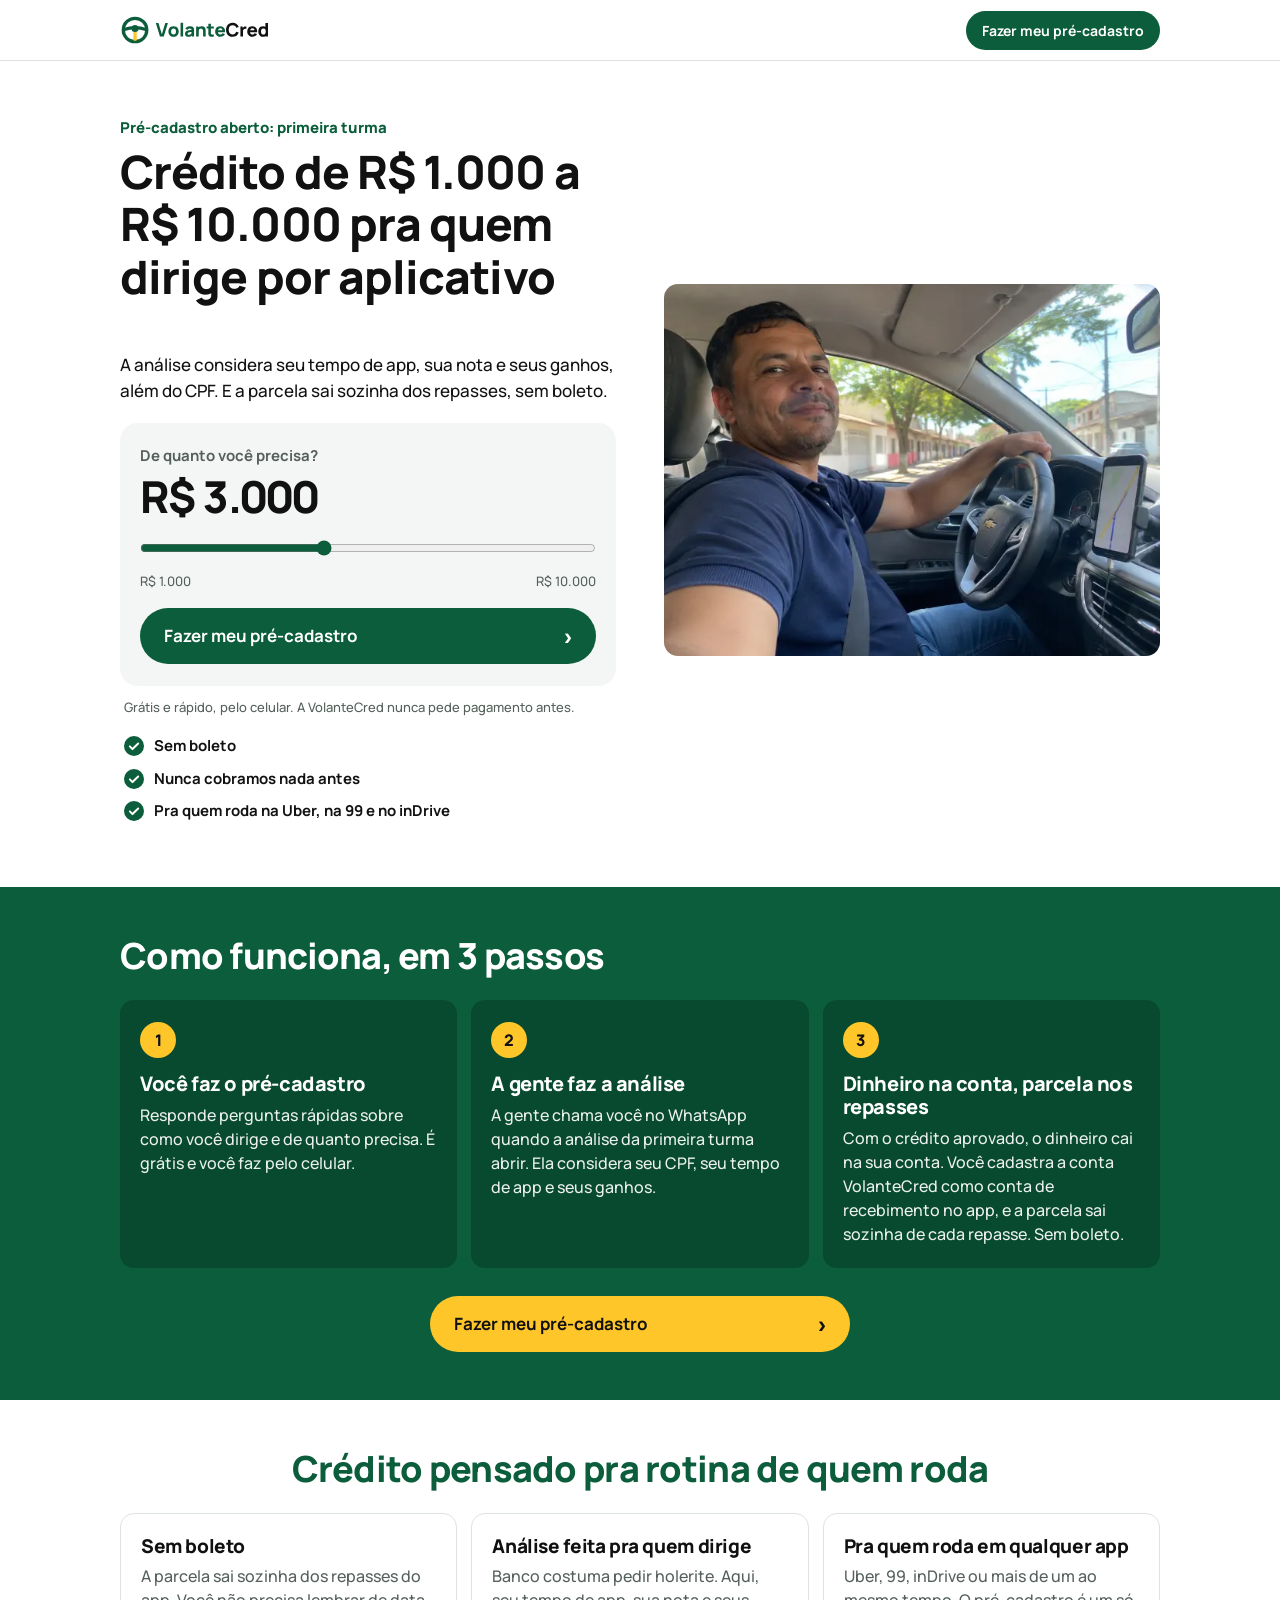
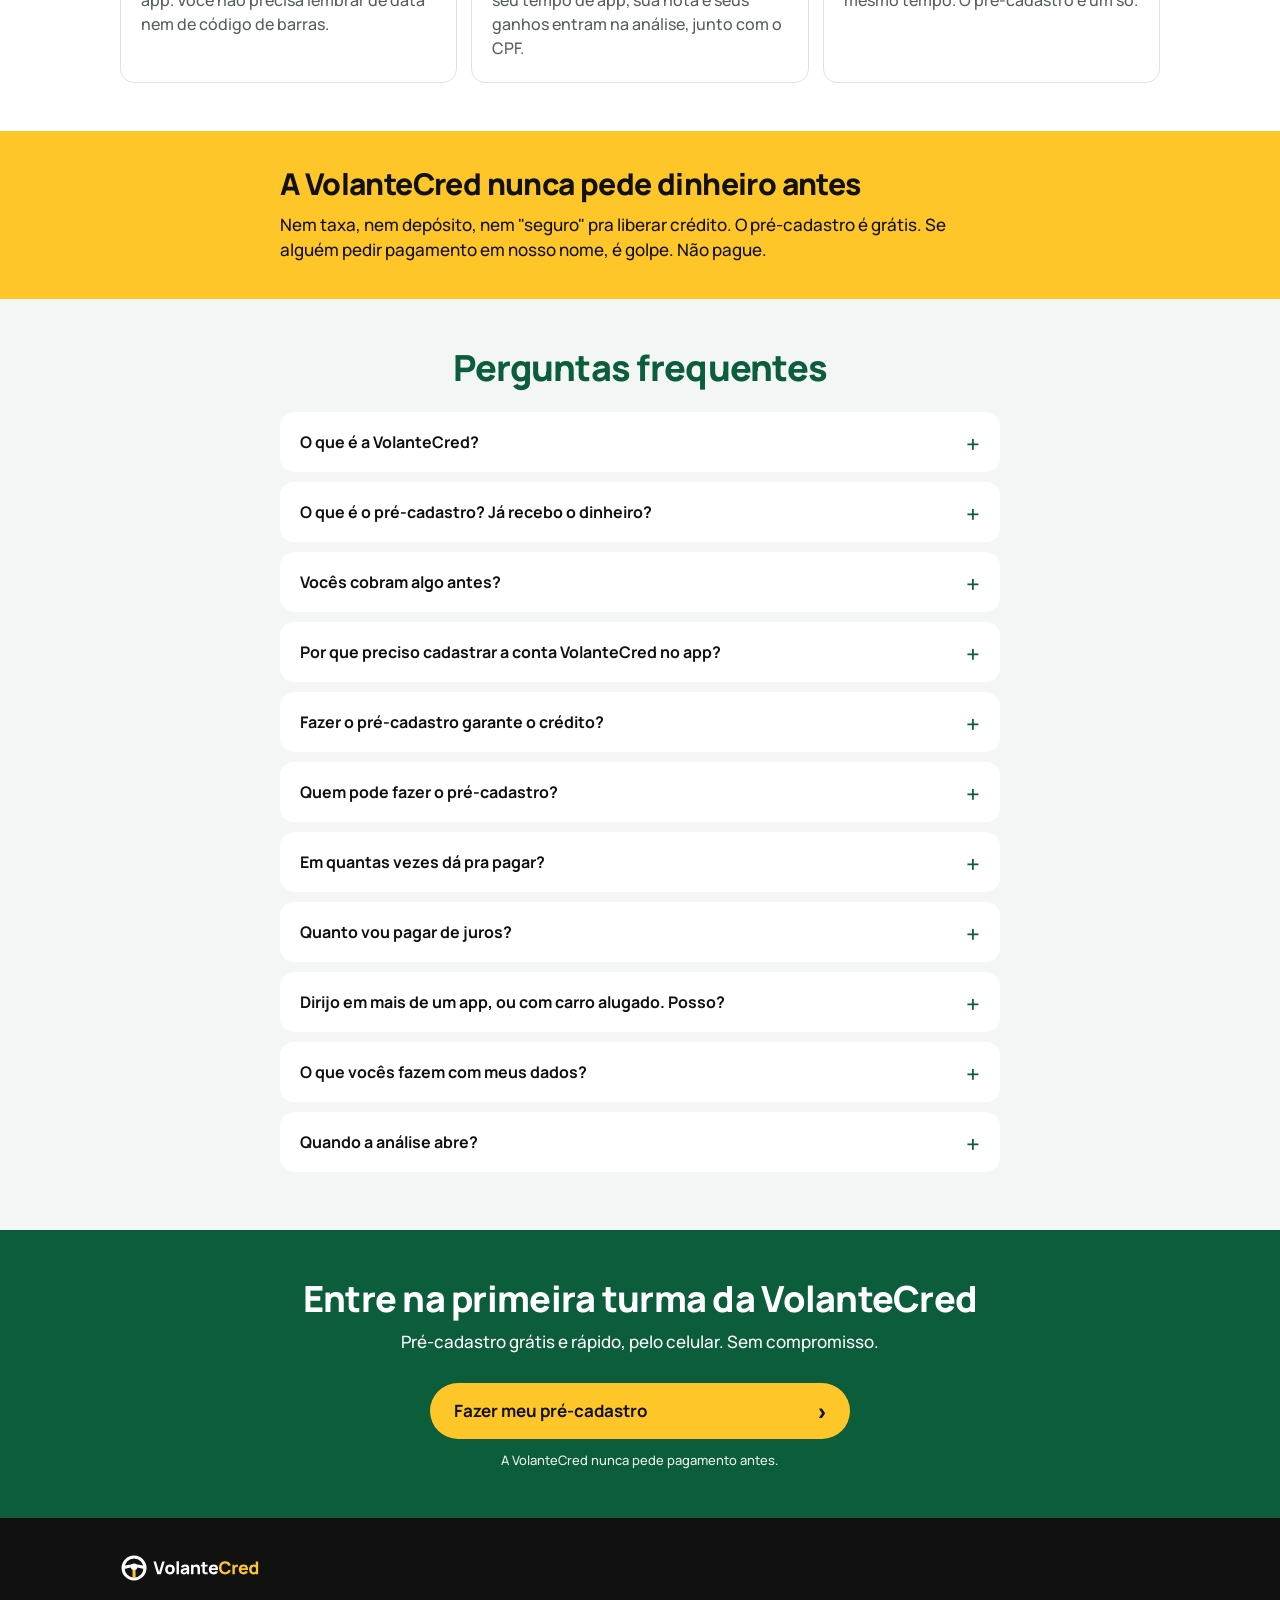
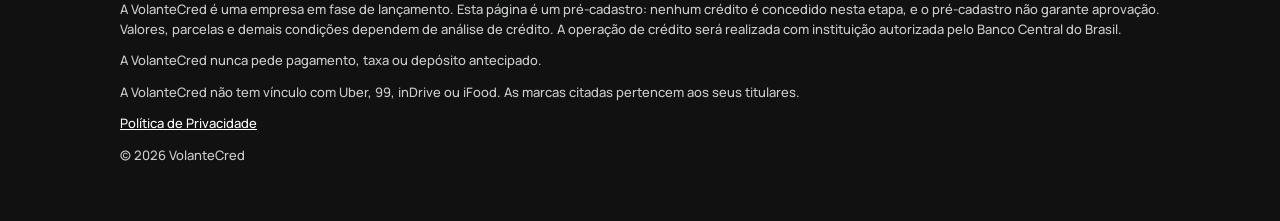
<file: index.html>
<!doctype html>
<html lang="pt-BR">
<head>
<meta charset="utf-8">
<meta name="viewport" content="width=device-width,initial-scale=1">
<title>VolanteCred | Crédito pra motorista de aplicativo</title>
<meta name="description" content="Pré-cadastro de crédito de R$ 1.000 a R$ 10.000 pra quem dirige por aplicativo. A parcela sai dos repasses do app, sem boleto. Grátis e sujeito a análise.">
<meta name="theme-color" content="#0B5D3B">
<link rel="icon" href="assets/favicon.png">
<link rel="apple-touch-icon" href="assets/apple-touch-icon.png">
<link rel="preload" href="assets/manrope-800.woff2" as="font" type="font/woff2" crossorigin>
<link rel="stylesheet" href="assets/site.css">
<meta name="robots" content="noindex">
<meta property="og:title" content="VolanteCred | Crédito pra motorista de aplicativo">
<meta property="og:description" content="Pré-cadastro de crédito de R$ 1.000 a R$ 10.000 pra quem dirige por aplicativo. A parcela sai dos repasses do app, sem boleto. Grátis e sujeito a análise.">
<meta property="og:image" content="assets/motorista.webp">
</head>
<body>

<div class="lp">
<header class="top"><div class="wrap">
  <img src="assets/volantecred-logo.svg" alt="VolanteCred" width="150" height="30">
  <button class="pill" data-quiz>Fazer meu pré-cadastro</button>
</div></header>

<main>
<section class="hero"><div class="wrap">
  <div>
    <p class="eyebrow">Pré-cadastro aberto: primeira turma</p>
    <h1>Crédito de R$ 1.000 a R$ 10.000 pra quem dirige por aplicativo</h1>
  </div>
  <img class="foto" src="assets/motorista.webp" srcset="assets/motorista-640.webp 640w, assets/motorista.webp 1100w" sizes="(min-width:860px) 500px, 100vw" width="1100" height="829" alt="Motorista de aplicativo dentro do carro" fetchpriority="high">
  <div>
    <p class="sub">A análise considera seu tempo de app, sua nota e seus ganhos, além do CPF. E a parcela sai sozinha dos repasses, sem boleto.</p>
    <div class="card">
      <label for="rng">De quanto você precisa?</label>
      <div class="valor" id="val" data-clarity-mask="true">R$ 3.000</div>
      <input type="range" id="rng" min="0" max="5" step="1" value="2" aria-label="Valor">
      <div class="faixa"><span>R$ 1.000</span><span>R$ 10.000</span></div>
      <button class="btn" data-quiz>Fazer meu pré-cadastro</button>
    </div>
    <p class="nota">Grátis e rápido, pelo celular. A VolanteCred nunca pede pagamento antes.</p>
    <ul class="selos">
      <li><svg viewBox="0 0 24 24" width="20" height="20" aria-hidden="true"><circle cx="12" cy="12" r="12" fill="#0B5D3B"/><path d="M7 12.5l3.2 3.2L17 9" fill="none" stroke="#fff" stroke-width="2.4" stroke-linecap="round" stroke-linejoin="round"/></svg><span>Sem boleto</span></li>
      <li><svg viewBox="0 0 24 24" width="20" height="20" aria-hidden="true"><circle cx="12" cy="12" r="12" fill="#0B5D3B"/><path d="M7 12.5l3.2 3.2L17 9" fill="none" stroke="#fff" stroke-width="2.4" stroke-linecap="round" stroke-linejoin="round"/></svg><span>Nunca cobramos nada antes</span></li>
      <li><svg viewBox="0 0 24 24" width="20" height="20" aria-hidden="true"><circle cx="12" cy="12" r="12" fill="#0B5D3B"/><path d="M7 12.5l3.2 3.2L17 9" fill="none" stroke="#fff" stroke-width="2.4" stroke-linecap="round" stroke-linejoin="round"/></svg><span>Pra quem roda na Uber, na 99 e no inDrive</span></li>
    </ul>
  </div>
</div></section>

<section class="verde"><div class="wrap">
  <h2>Como funciona, em 3 passos</h2>
  <div class="trio">
    <div class="passo"><span class="n">1</span><h3>Você faz o pré-cadastro</h3><p>Responde perguntas rápidas sobre como você dirige e de quanto precisa. É grátis e você faz pelo celular.</p></div>
    <div class="passo"><span class="n">2</span><h3>A gente faz a análise</h3><p>A gente chama você no WhatsApp quando a análise da primeira turma abrir. Ela considera seu CPF, seu tempo de app e seus ganhos.</p></div>
    <div class="passo"><span class="n">3</span><h3>Dinheiro na conta, parcela nos repasses</h3><p>Com o crédito aprovado, o dinheiro cai na sua conta. Você cadastra a conta VolanteCred como conta de recebimento no app, e a parcela sai sozinha de cada repasse. Sem boleto.</p></div>
  </div>
  <div class="cta2"><button class="btn amarelo" data-quiz>Fazer meu pré-cadastro</button></div>
</div></section>

<section class="sec"><div class="wrap">
  <h2>Crédito pensado pra rotina de quem roda</h2>
  <div class="trio">
    <div class="vant"><h3>Sem boleto</h3><p>A parcela sai sozinha dos repasses do app. Você não precisa lembrar de data nem de código de barras.</p></div>
    <div class="vant"><h3>Análise feita pra quem dirige</h3><p>Banco costuma pedir holerite. Aqui, seu tempo de app, sua nota e seus ganhos entram na análise, junto com o CPF.</p></div>
    <div class="vant"><h3>Pra quem roda em qualquer app</h3><p>Uber, 99, inDrive ou mais de um ao mesmo tempo. O pré-cadastro é um só.</p></div>
  </div>
</div></section>

<section class="alerta"><div class="wrap">
  <h2>A VolanteCred nunca pede dinheiro antes</h2>
  <p>Nem taxa, nem depósito, nem "seguro" pra liberar crédito. O pré-cadastro é grátis. Se alguém pedir pagamento em nosso nome, é golpe. Não pague.</p>
</div></section>

<section class="sec cinza"><div class="wrap">
  <h2>Perguntas frequentes</h2>
  <div class="faq">
    <details><summary>O que é a VolanteCred?</summary><p>É uma empresa de crédito pra motorista de aplicativo, em fase de lançamento. O crédito vai de R$ 1.000 a R$ 10.000, e a parcela é descontada dos repasses do app, sem boleto.</p></details>
    <details><summary>O que é o pré-cadastro? Já recebo o dinheiro?</summary><p>Ainda não. O pré-cadastro coloca você na primeira turma. Nenhum crédito é liberado nesta etapa. Quando a análise abrir, a gente chama você no WhatsApp.</p></details>
    <details><summary>Vocês cobram algo antes?</summary><p>Não. Nunca. O pré-cadastro é grátis, e a VolanteCred não pede taxa, depósito nem pagamento antecipado pra liberar crédito. Se alguém pedir dinheiro em nosso nome, é golpe.</p></details>
    <details><summary>Por que preciso cadastrar a conta VolanteCred no app?</summary><p>Porque é assim que a parcela sai sozinha. Você coloca a conta VolanteCred como conta de recebimento no app. O repasse cai nela, a parcela é descontada e o restante fica com você. Isso só acontece se o crédito for aprovado e você aceitar as condições. No pré-cadastro, você não muda nada no app.</p></details>
    <details><summary>Fazer o pré-cadastro garante o crédito?</summary><p>Não. O pré-cadastro coloca você na primeira turma. A aprovação, o valor e as parcelas dependem de análise de crédito.</p></details>
    <details><summary>Quem pode fazer o pré-cadastro?</summary><p>Todo motorista de aplicativo. A análise considera o CPF, seu histórico no app e seus ganhos. A gente não promete aprovação pra ninguém.</p></details>
    <details><summary>Em quantas vezes dá pra pagar?</summary><p>No pré-cadastro, você escolhe pagar em 1, 3, 6, 10 ou 12 vezes, com parcelas mensais. As condições finais dependem da análise.</p></details>
    <details><summary>Quanto vou pagar de juros?</summary><p>As condições dependem da análise de cada motorista. Antes de fechar, você vê o valor de cada parcela e o custo total, por escrito. Só segue se concordar.</p></details>
    <details><summary>Dirijo em mais de um app, ou com carro alugado. Posso?</summary><p>Pode. O pré-cadastro vale pra quem roda na Uber, na 99, no inDrive ou em mais de um app, com carro próprio, financiado ou alugado.</p></details>
    <details><summary>O que vocês fazem com meus dados?</summary><p>Seus dados são usados pra pré-análise de crédito e pra falar com você pelo WhatsApp, como está na <a href="privacidade.html">Política de Privacidade</a>. O pré-cadastro não pede senha de banco nem de aplicativo.</p></details>
    <details><summary>Quando a análise abre?</summary><p>Ainda não temos data fechada. Quem faz o pré-cadastro é avisado pelo WhatsApp quando abrir.</p></details>
  </div>
</div></section>

<section class="final"><div class="wrap">
  <h2>Entre na primeira turma da VolanteCred</h2>
  <p>Pré-cadastro grátis e rápido, pelo celular. Sem compromisso.</p>
  <div class="cta2"><button class="btn amarelo" data-quiz>Fazer meu pré-cadastro</button></div>
  <p class="mini">A VolanteCred nunca pede pagamento antes.</p>
</div></section>
</main>

<footer><div class="wrap">
  <img src="assets/volantecred-logo-branco.svg" alt="VolanteCred" width="140" height="28">
  <p>A VolanteCred é uma empresa em fase de lançamento. Esta página é um pré-cadastro: nenhum crédito é concedido nesta etapa, e o pré-cadastro não garante aprovação. Valores, parcelas e demais condições dependem de análise de crédito. A operação de crédito será realizada com instituição autorizada pelo Banco Central do Brasil.</p>
  <p>A VolanteCred nunca pede pagamento, taxa ou depósito antecipado.</p>
  <p>A VolanteCred não tem vínculo com Uber, 99, inDrive ou iFood. As marcas citadas pertencem aos seus titulares.</p>
  <p><a href="privacidade.html">Política de Privacidade</a></p>
  <p>© 2026 VolanteCred</p>
</div></footer>
</div>

<div class="quiz" id="quiz" aria-live="polite">
  <div class="qtop">
    <div class="qbar">
      <button class="volta" id="volta" aria-label="Voltar">‹</button>
      <img src="assets/volantecred-logo.svg" alt="VolanteCred" width="120" height="24">
      <span class="cont" id="cont"></span>
    </div>
    <div class="prog"><i id="prog"></i></div>
  </div>
  <div class="qbody" id="qbody" data-clarity-mask="true"></div>
</div>

<script src="assets/config.js?v=1112b"></script>
<script src="assets/rt.js?v=1112b"></script>
<script src="assets/quiz.js?v=1112c"></script>
</body>
</html>
</file>
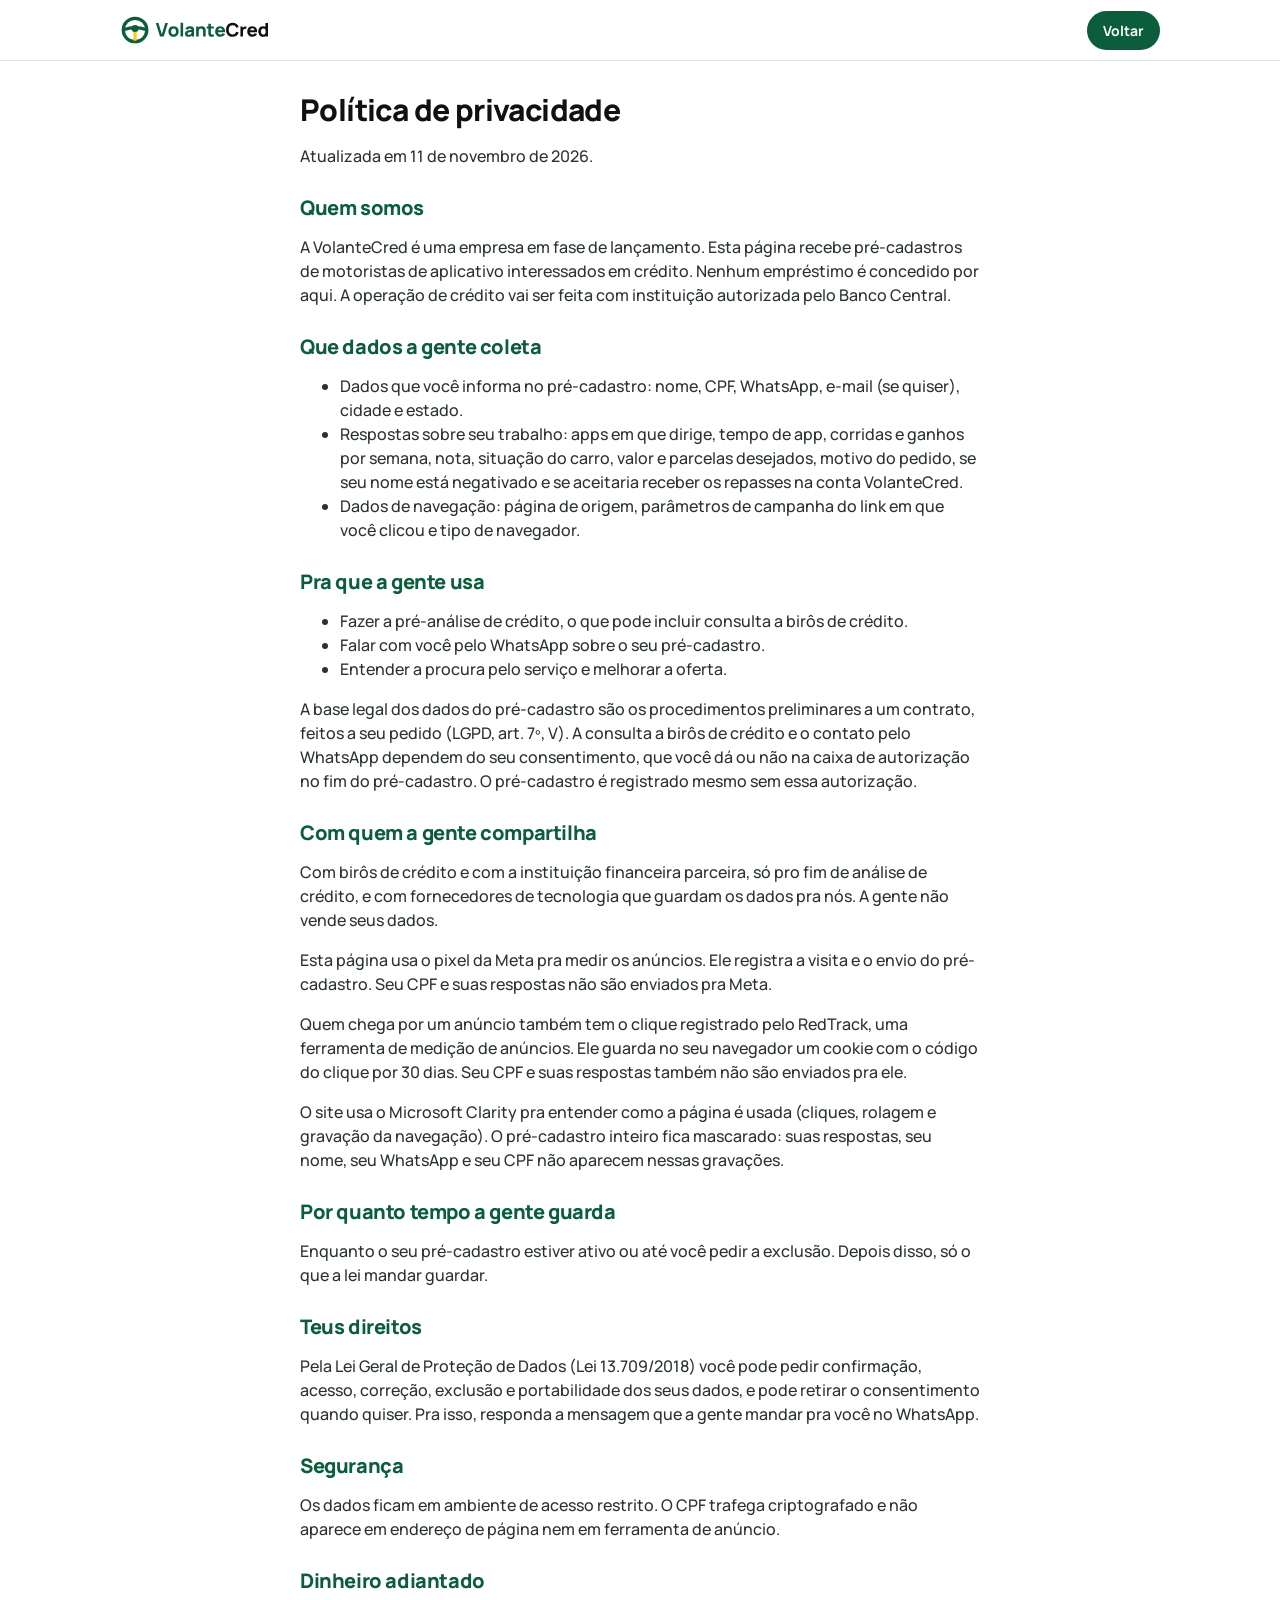
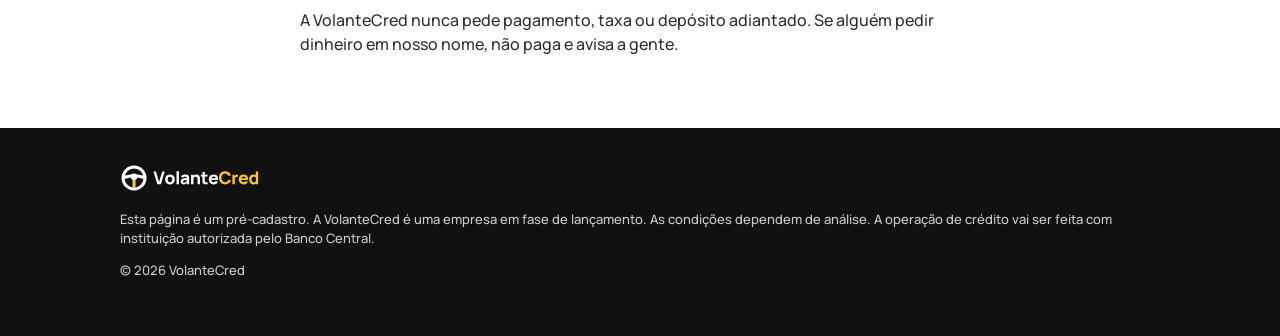
<file: privacidade.html>
<!doctype html>
<html lang="pt-BR">
<head>
<meta charset="utf-8">
<meta name="viewport" content="width=device-width,initial-scale=1">
<title>Política de privacidade | VolanteCred</title>
<meta name="robots" content="noindex">
<meta name="theme-color" content="#0B5D3B">
<link rel="icon" href="assets/favicon.png">
<link rel="stylesheet" href="assets/site.css">
</head>
<body>
<header class="top"><div class="wrap">
  <a href="./"><img src="assets/volantecred-logo.svg" alt="VolanteCred" width="150" height="30"></a>
  <a class="pill" href="./">Voltar</a>
</div></header>
<main class="legal">
<h1>Política de privacidade</h1>
<p>Atualizada em 11 de novembro de 2026.</p>

<h2>Quem somos</h2>
<p>A VolanteCred é uma empresa em fase de lançamento. Esta página recebe pré-cadastros de motoristas de aplicativo interessados em crédito. Nenhum empréstimo é concedido por aqui. A operação de crédito vai ser feita com instituição autorizada pelo Banco Central.</p>

<h2>Que dados a gente coleta</h2>
<ul>
<li>Dados que você informa no pré-cadastro: nome, CPF, WhatsApp, e-mail (se quiser), cidade e estado.</li>
<li>Respostas sobre seu trabalho: apps em que dirige, tempo de app, corridas e ganhos por semana, nota, situação do carro, valor e parcelas desejados, motivo do pedido, se seu nome está negativado e se aceitaria receber os repasses na conta VolanteCred.</li>
<li>Dados de navegação: página de origem, parâmetros de campanha do link em que você clicou e tipo de navegador.</li>
</ul>

<h2>Pra que a gente usa</h2>
<ul>
<li>Fazer a pré-análise de crédito, o que pode incluir consulta a birôs de crédito.</li>
<li>Falar com você pelo WhatsApp sobre o seu pré-cadastro.</li>
<li>Entender a procura pelo serviço e melhorar a oferta.</li>
</ul>
<p>A base legal dos dados do pré-cadastro são os procedimentos preliminares a um contrato, feitos a seu pedido (LGPD, art. 7º, V). A consulta a birôs de crédito e o contato pelo WhatsApp dependem do seu consentimento, que você dá ou não na caixa de autorização no fim do pré-cadastro. O pré-cadastro é registrado mesmo sem essa autorização.</p>

<h2>Com quem a gente compartilha</h2>
<p>Com birôs de crédito e com a instituição financeira parceira, só pro fim de análise de crédito, e com fornecedores de tecnologia que guardam os dados pra nós. A gente não vende seus dados.</p>
<p>Esta página usa o pixel da Meta pra medir os anúncios. Ele registra a visita e o envio do pré-cadastro. Seu CPF e suas respostas não são enviados pra Meta.</p>
<p>Quem chega por um anúncio também tem o clique registrado pelo RedTrack, uma ferramenta de medição de anúncios. Ele guarda no seu navegador um cookie com o código do clique por 30 dias. Seu CPF e suas respostas também não são enviados pra ele.</p>
<p>O site usa o Microsoft Clarity pra entender como a página é usada (cliques, rolagem e gravação da navegação). O pré-cadastro inteiro fica mascarado: suas respostas, seu nome, seu WhatsApp e seu CPF não aparecem nessas gravações.</p>

<h2>Por quanto tempo a gente guarda</h2>
<p>Enquanto o seu pré-cadastro estiver ativo ou até você pedir a exclusão. Depois disso, só o que a lei mandar guardar.</p>

<h2>Teus direitos</h2>
<p>Pela Lei Geral de Proteção de Dados (Lei 13.709/2018) você pode pedir confirmação, acesso, correção, exclusão e portabilidade dos seus dados, e pode retirar o consentimento quando quiser. Pra isso, responda a mensagem que a gente mandar pra você no WhatsApp.</p>

<h2>Segurança</h2>
<p>Os dados ficam em ambiente de acesso restrito. O CPF trafega criptografado e não aparece em endereço de página nem em ferramenta de anúncio.</p>

<h2>Dinheiro adiantado</h2>
<p>A VolanteCred nunca pede pagamento, taxa ou depósito adiantado. Se alguém pedir dinheiro em nosso nome, não paga e avisa a gente.</p>
</main>
<footer><div class="wrap">
  <img src="assets/volantecred-logo-branco.svg" alt="VolanteCred" width="140" height="28">
  <p>Esta página é um pré-cadastro. A VolanteCred é uma empresa em fase de lançamento. As condições dependem de análise. A operação de crédito vai ser feita com instituição autorizada pelo Banco Central.</p>
  <p>© 2026 VolanteCred</p>
</div></footer>
</body>
</html>
</file>
<file: assets/site.css>
@font-face{font-family:Manrope;font-weight:500;font-display:swap;src:url(manrope-500.woff2) format("woff2")}
@font-face{font-family:Manrope;font-weight:700;font-display:swap;src:url(manrope-700.woff2) format("woff2")}
@font-face{font-family:Manrope;font-weight:800;font-display:swap;src:url(manrope-800.woff2) format("woff2")}
:root{--g:#0B5D3B;--g2:#084A2F;--y:#FFC629;--k:#111;--bg:#F4F6F5;--mut:#55605A;--line:#DDE3DF}
*{box-sizing:border-box}
html{-webkit-text-size-adjust:100%}
body{margin:0;font-family:Manrope,system-ui,-apple-system,"Segoe UI",Roboto,sans-serif;font-weight:500;color:var(--k);background:#fff;font-size:16px;line-height:1.5}
img{max-width:100%;height:auto;display:block}
a{color:var(--g)}
h1,h2,h3{font-weight:800;letter-spacing:-.02em;line-height:1.15;margin:0}
.wrap{max-width:1080px;margin:0 auto;padding:0 20px}
.top{position:sticky;top:0;z-index:5;background:#fff;border-bottom:1px solid var(--line)}
.top .wrap{display:flex;align-items:center;justify-content:space-between;height:60px}
.top img{height:26px;width:auto}
.pill{display:inline-flex;align-items:center;justify-content:center;border:0;border-radius:999px;background:var(--g);color:#fff;font:700 13px Manrope,sans-serif;padding:10px 13px;white-space:nowrap;cursor:pointer;text-decoration:none}
.hero{padding:28px 0 36px}
.eyebrow{color:var(--g);font-weight:800;font-size:15px;margin:0 0 6px}
.hero h1{font-size:32px}
.hero .foto{border-radius:14px;margin:20px 0 16px;width:100%;aspect-ratio:4/3;object-fit:cover;background:var(--bg)}
.hero p.sub{margin:0 0 20px;font-size:17px}
.card{background:var(--bg);border-radius:18px;padding:22px 20px}
.card label{display:block;font-weight:700;font-size:15px;color:var(--mut)}
.valor{font-size:44px;font-weight:800;letter-spacing:-.03em;line-height:1.1;margin:4px 0 10px;font-variant-numeric:tabular-nums}
input[type=range]{width:100%;height:36px;accent-color:var(--g);margin:0}
.faixa{display:flex;justify-content:space-between;font-size:13px;color:var(--mut);margin-bottom:16px}
.btn{display:flex;align-items:center;justify-content:space-between;width:100%;border:0;border-radius:999px;background:var(--g);color:#fff;font:700 17px Manrope,sans-serif;padding:16px 24px;cursor:pointer;min-height:56px}
.btn:disabled{opacity:.45;cursor:default}
.btn::after{content:"›";font-size:24px;line-height:1;margin-left:12px}
.nota{font-size:13px;color:var(--mut);margin:12px 4px 0}
.verde{background:var(--g);color:#fff;padding:48px 0}
.verde h2{font-size:28px;margin-bottom:24px}
.passo{background:var(--g2);border-radius:14px;padding:22px 20px;margin-bottom:10px}
.passo .n{display:inline-flex;width:36px;height:36px;border-radius:50%;background:var(--y);color:var(--k);font-weight:800;align-items:center;justify-content:center;margin-bottom:14px}
.passo h3{font-size:20px;margin-bottom:8px}
.passo p{margin:0;opacity:.92}
.sec{padding:48px 0}
.sec h2{font-size:28px;color:var(--g);text-align:center;margin-bottom:24px}
.vant{border:1px solid var(--line);border-radius:14px;padding:22px 20px;margin-bottom:10px}
.vant h3{font-size:19px;margin-bottom:6px}
.vant p{margin:0;color:var(--mut)}
.cinza{background:var(--bg)}
details{background:#fff;border-radius:14px;margin-bottom:10px;padding:0 20px}
summary{font-weight:700;padding:18px 28px 18px 0;cursor:pointer;list-style:none;position:relative}
summary::-webkit-details-marker{display:none}
summary::after{content:"+";position:absolute;right:0;top:14px;font-size:24px;font-weight:500;color:var(--g)}
details[open] summary::after{content:"−"}
details p{margin:0;padding:0 0 18px;color:var(--mut)}
.cta2{max-width:420px;margin:28px auto 0}
footer{background:var(--k);color:#C9CFCB;padding:36px 0 44px;font-size:13px}
footer img{height:28px;width:auto;margin-bottom:18px}
footer p{margin:0 0 12px}
footer a{color:#fff}
.selos{list-style:none;margin:18px 4px 0;padding:0;display:flex;flex-direction:column;gap:10px}
.selos li{display:flex;align-items:center;gap:10px;font-weight:700;font-size:15px}
.selos svg{flex:none}
.btn.amarelo{background:var(--y);color:var(--k)}
.alerta{background:var(--y);padding:36px 0}
.alerta .wrap{max-width:760px}
.alerta h2{font-size:24px;margin-bottom:10px}
.alerta p{margin:0;font-size:17px}
.final{background:var(--g);color:#fff;padding:48px 0;text-align:center}
.final h2{font-size:28px;margin-bottom:10px}
.final p{margin:0;font-size:17px}
.final .mini{font-size:13px;opacity:.9;margin-top:12px}
/* quiz */
.quiz{display:none;min-height:100vh;min-height:100dvh;background:#fff}
body.q .quiz{display:block}
body.q .lp{display:none}
.qtop{position:sticky;top:0;background:#fff;z-index:5;padding:14px 20px 12px;max-width:560px;margin:0 auto}
.qbar{display:flex;align-items:center;gap:12px}
.volta{border:0;background:var(--bg);width:40px;height:40px;border-radius:50%;font-size:22px;line-height:1;cursor:pointer;color:var(--k);flex:none}
.volta[hidden]{display:block;visibility:hidden}
.qbar img{height:24px;width:auto;margin:0 auto}
.cont{width:40px;flex:none}
.prog{height:6px;border-radius:3px;background:var(--bg);margin-top:12px;overflow:hidden}
.prog i{display:block;height:100%;width:0;background:var(--g);border-radius:3px;transition:width .25s}
.qbody{max-width:560px;margin:0 auto;padding:18px 20px 40px}
.qbody .av{color:var(--g);font-weight:800;font-size:14px;margin:0 0 6px}
.qbody h2{font-size:24px;margin-bottom:6px}
.qbody .dica{color:var(--mut);margin:0 0 16px;font-size:15px}
.ops{display:flex;flex-direction:column;gap:10px;margin:18px 0 20px}
.op{display:flex;align-items:center;gap:12px;width:100%;text-align:left;border:2px solid var(--line);background:#fff;border-radius:14px;padding:16px 18px;font:700 17px Manrope,sans-serif;color:var(--k);cursor:pointer;min-height:58px}
.op .m{flex:none;width:22px;height:22px;border-radius:50%;border:2px solid #AEB8B2}
.op.multi .m{border-radius:6px}
.op.on{border-color:var(--g);background:#EEF6F1}
.op.on .m{border-color:var(--g);background:var(--g);box-shadow:inset 0 0 0 4px #fff}
.campo{margin:14px 0}
.campo label{display:block;font-weight:700;font-size:15px;margin-bottom:6px}
.campo label small{font-weight:500;color:var(--mut)}
.campo input,.campo select{width:100%;border:2px solid var(--line);border-radius:12px;padding:14px 14px;font:500 17px Manrope,sans-serif;color:var(--k);background:#fff;min-height:54px;appearance:none;-webkit-appearance:none}
.campo input:focus,.campo select:focus{outline:0;border-color:var(--g)}
.campo.err input,.campo.err select{border-color:#C62828}
.campo .e{display:none;color:#C62828;font-size:13px;margin-top:5px}
.campo.err .e{display:block}
.hp{position:absolute;left:-9999px;width:1px;height:1px;opacity:0}
.aceite{display:flex;gap:12px;align-items:flex-start;border:2px solid var(--line);border-radius:14px;padding:16px;margin:18px 0 8px;cursor:pointer}
.aceite input{flex:none;width:24px;height:24px;margin:1px 0 0;accent-color:var(--g)}
.aceite.err{border-color:#C62828}
.erro{color:#C62828;font-size:14px;margin:10px 0}
.seg{font-size:13px;color:var(--mut);margin-top:14px}
.fim{text-align:center;padding-top:40px}
.fim .ok{width:72px;height:72px;border-radius:50%;background:var(--g);color:#fff;font-size:38px;display:flex;align-items:center;justify-content:center;margin:0 auto 20px}
.fim h2{font-size:28px;margin-bottom:12px}
.fim p{color:var(--mut);font-size:17px}
.fim .imp{background:#FFF4CC;border-radius:14px;padding:16px 18px;color:var(--k);font-size:15px;text-align:left;margin-top:22px}
/* legal */
.legal{max-width:720px;margin:0 auto;padding:32px 20px 56px}
.legal h1{font-size:30px;margin-bottom:8px}
.legal h2{font-size:20px;margin:28px 0 8px;color:var(--g)}
.legal p,.legal li{color:#2B332E}
@media(min-width:860px){
 .hero{padding:56px 0 64px}
 .hero .wrap{display:grid;grid-template-columns:1fr 1fr;gap:48px;align-items:center}
 .hero h1{font-size:46px}
 .hero .foto{margin:0;grid-column:2;grid-row:1/span 2}
 .trio{display:grid;grid-template-columns:repeat(3,1fr);gap:14px}
 .trio>*{margin:0}
 .verde h2,.sec h2,.final h2{font-size:36px}
 .alerta h2{font-size:30px}
 .top img{height:30px}
 .pill{font-size:14px;padding:10px 16px}
 .faq{max-width:720px;margin:0 auto}
}
</file>
